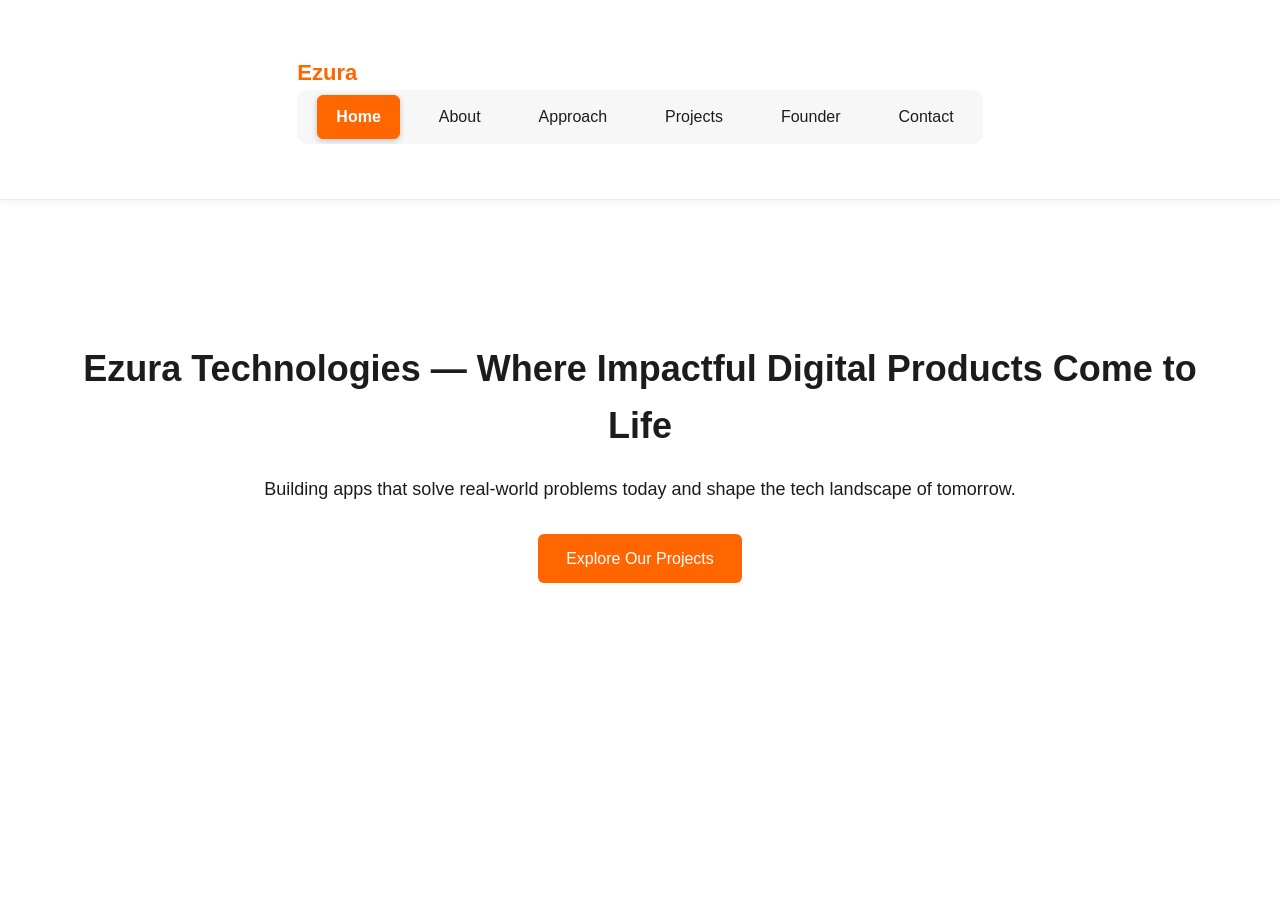
<file: index.html>
<!DOCTYPE html>
<html lang="en">
<head>
    <meta charset="UTF-8">
    <meta name="viewport" content="width=device-width, initial-scale=1.0">
    <title>Ezura Technologies</title>
    <link rel="stylesheet" href="style.css">

    <!-- Favicon -->
    <link rel="icon" href="/ezura.ico" type="image/x-icon">
    <link rel="apple-touch-icon" sizes="180x180" href="/apple-touch-icon.png">
    <link rel="icon" type="image/png" sizes="32x32" href="/ezura-32x32.png">
    <link rel="icon" type="image/png" sizes="16x16" href="/ezura-16x16.png">
    <link rel="manifest" href="/site.webmanifest">

    <!-- CSS -->
    <link rel="stylesheet" href="style.css">

</head>
<body>

<!-- Navigation -->
<nav class="navbar">
    <div class="container">
        <!-- Logo -->
        <a href="index.html" class="nav-logo">Ezura</a>

        <!-- Links as buttons -->
        <div class="nav-links">
            <a href="index.html">Home</a>
            <a href="about.html">About</a>
            <a href="approach.html">Approach</a>
            <a href="projects.html">Projects</a>
            <a href="founder.html">Founder</a>
            <a href="contact.html">Contact</a>
        </div>
    </div>
</nav>
<!-- Hero Section -->
<section class="hero">
    <div class="container">
        <h1>Ezura Technologies — Where Impactful Digital Products Come to Life</h1>
        <p>Building apps that solve real-world problems today and shape the tech landscape of tomorrow.</p>
        <a href="projects.html" class="btn">Explore Our Projects</a>
    </div>
</section>

<script>
const navLinks = document.querySelectorAll('.nav-links a');
const path = window.location.pathname;
const page = path.substring(path.lastIndexOf("/") + 1) || "index.html";

navLinks.forEach(link => {
    if(link.getAttribute('href') === page) {
        link.classList.add('active');
    }
});
</script>

<script>
document.addEventListener("DOMContentLoaded", function() {
    const fadeElements = document.querySelectorAll('.fade-in');

    const observer = new IntersectionObserver(entries => {
        entries.forEach(entry => {
            if(entry.isIntersecting) {
                entry.target.classList.add('visible');
            }
        });
    }, { threshold: 0.1 });

    fadeElements.forEach(el => observer.observe(el));
});
</script>


</body>
</html>
</file>
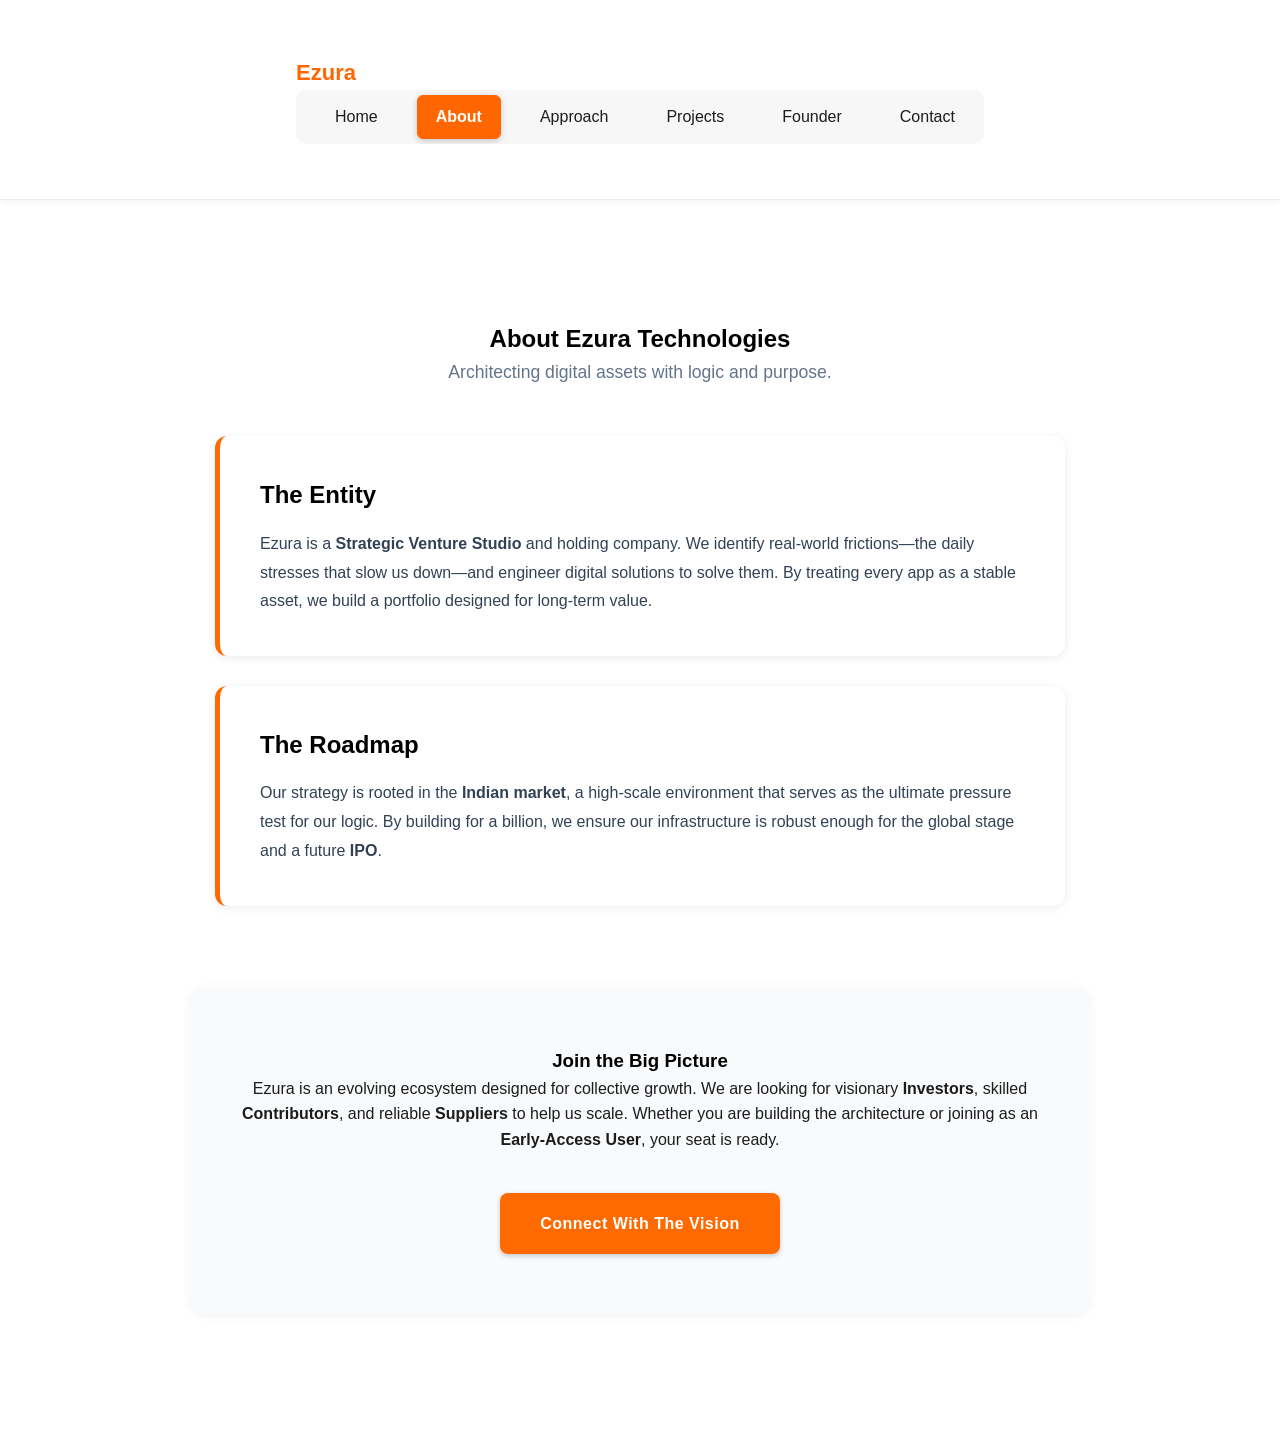
<file: about.html>
<!DOCTYPE html>
<html lang="en">
<head>
    <meta charset="UTF-8">
    <meta name="viewport" content="width=device-width, initial-scale=1.0">
    <title>About Ezura Technologies – The Big Picture</title>
    
    <link rel="stylesheet" href="style.css">

    <link rel="icon" href="/ezura.ico" type="image/x-icon">
    <link rel="apple-touch-icon" sizes="180x180" href="/apple-touch-icon.png">
    <link rel="icon" type="image/png" sizes="32x32" href="/ezura-32x32.png">
    <link rel="icon" type="image/png" sizes="16x16" href="/ezura-16x16.png">
    <link rel="manifest" href="/site.webmanifest">
</head>
<body class="blueprint-bg">

<nav class="navbar">
    <div class="container">
        <a href="index.html" class="nav-logo">Ezura</a>

        <div class="nav-links">
            <a href="index.html">Home</a>
            <a href="about.html">About</a>
            <a href="approach.html">Approach</a>
            <a href="projects.html">Projects</a>
            <a href="founder.html">Founder</a>
            <a href="contact.html">Contact</a>
        </div>
    </div>
</nav>

<section class="about-section">
    <div class="container fade-in">
        <h2 class="brand-text">About Ezura Technologies</h2>
        <p class="subtitle">Architecting digital assets with logic and purpose.</p>

        <div class="about-content">
            <div class="about-card">
                <h3 class="brand-text">The Entity</h3>
                <p>Ezura is a <strong>Strategic Venture Studio</strong> and holding company. We identify real-world frictions—the daily stresses that slow us down—and engineer digital solutions to solve them. By treating every app as a stable asset, we build a portfolio designed for long-term value.</p>
            </div>

            <div class="about-card">
                <h3 class="brand-text">The Roadmap</h3>
                <p>Our strategy is rooted in the <strong>Indian market</strong>, a high-scale environment that serves as the ultimate pressure test for our logic. By building for a billion, we ensure our infrastructure is robust enough for the global stage and a future <strong>IPO</strong>.</p>
            </div>
        </div>

        <div class="partnership-portal">
            <h3 class="brand-text">Join the Big Picture</h3>
            <p>Ezura is an evolving ecosystem designed for collective growth. We are looking for visionary <strong>Investors</strong>, skilled <strong>Contributors</strong>, and reliable <strong>Suppliers</strong> to help us scale. Whether you are building the architecture or joining as an <strong>Early-Access User</strong>, your seat is ready.</p>
            <a href="contact.html" class="cta-button">Connect with the Vision</a>
        </div>
    </div>
</section>

<script>
    document.addEventListener("DOMContentLoaded", function() {
        /* --- 1. Nav Highlight Logic --- */
        const navLinks = document.querySelectorAll('.nav-links a');
        const currentPath = window.location.pathname.split("/").pop() || "index.html";

        navLinks.forEach(link => {
            // Remove active class from all first
            link.classList.remove('active');
            // If the href matches the filename, add active class
            if (link.getAttribute('href') === currentPath) {
                link.classList.add('active');
            }
        });

        /* --- 2. Scroll Animation Logic --- */
        const fadeElements = document.querySelectorAll('.fade-in');
        const observer = new IntersectionObserver(entries => {
            entries.forEach(entry => {
                if(entry.isIntersecting) {
                    entry.target.classList.add('visible');
                }
            });
        }, { threshold: 0.1 });
        fadeElements.forEach(el => observer.observe(el));
    });
</script>

</body>
</html>
</file>
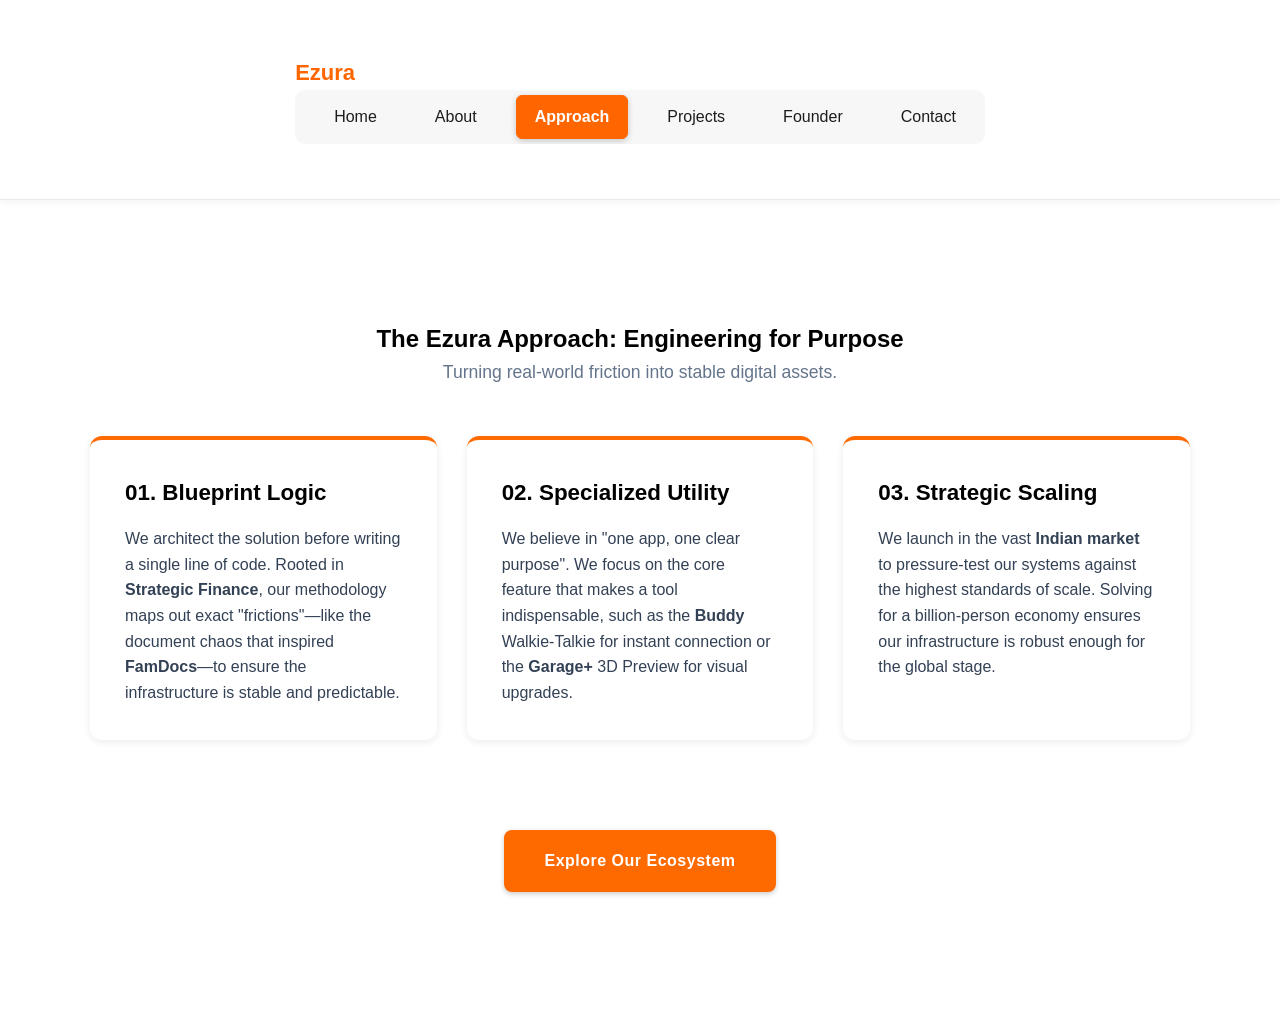
<file: approach.html>
<!DOCTYPE html>
<html lang="en">
<head>
    <meta charset="UTF-8">
    <meta name="viewport" content="width=device-width, initial-scale=1.0">
    <title>Ezura – Our Approach</title>
    
    <link rel="stylesheet" href="style.css">

    <link rel="icon" href="/ezura.ico" type="image/x-icon">
    <link rel="apple-touch-icon" sizes="180x180" href="/apple-touch-icon.png">
    <link rel="icon" type="image/png" sizes="32x32" href="/ezura-32x32.png">
    <link rel="icon" type="image/png" sizes="16x16" href="/ezura-16x16.png">
    <link rel="manifest" href="/site.webmanifest">
</head>
<body>

<nav class="navbar">
    <div class="container">
        <a href="index.html" class="nav-logo">Ezura</a>
        <div class="nav-links">
            <a href="index.html">Home</a>
            <a href="about.html">About</a>
            <a href="approach.html">Approach</a>
            <a href="projects.html">Projects</a>
            <a href="founder.html">Founder</a>
            <a href="contact.html">Contact</a>
        </div>
    </div>
</nav>

<section class="approach-section">
    <div class="container fade-in">
        <h2 class="brand-text">The Ezura Approach: Engineering for Purpose</h2>
        <p class="subtitle">Turning real-world friction into stable digital assets.</p>

        <div class="approach-grid">
            <div class="approach-card">
                <h3 class="brand-text">01. Blueprint Logic</h3>
                <p>We architect the solution before writing a single line of code. Rooted in <strong>Strategic Finance</strong>, our methodology maps out exact "frictions"—like the document chaos that inspired <strong>FamDocs</strong>—to ensure the infrastructure is stable and predictable.</p>
            </div>

            <div class="approach-card">
                <h3 class="brand-text">02. Specialized Utility</h3>
                <p>We believe in "one app, one clear purpose". We focus on the core feature that makes a tool indispensable, such as the <strong>Buddy</strong> Walkie-Talkie for instant connection or the <strong>Garage+</strong> 3D Preview for visual upgrades.</p>
            </div>

            <div class="approach-card">
                <h3 class="brand-text">03. Strategic Scaling</h3>
                <p>We launch in the vast <strong>Indian market</strong> to pressure-test our systems against the highest standards of scale. Solving for a billion-person economy ensures our infrastructure is robust enough for the global stage.</p>
            </div>
        </div>

        <div class="approach-footer">
            <a href="projects.html" class="cta-button">Explore Our Ecosystem</a>
        </div>
    </div>
</section>

<script>
    // Active link highlighting
    const navLinks = document.querySelectorAll('.nav-links a');
    const path = window.location.pathname;
    const page = path.substring(path.lastIndexOf("/") + 1) || "index.html";

    navLinks.forEach(link => {
        if(link.getAttribute('href') === page) {
            link.classList.add('active');
        }
    });

    // Fade-in animation
    document.addEventListener("DOMContentLoaded", function() {
        const fadeElements = document.querySelectorAll('.fade-in');
        const observer = new IntersectionObserver(entries => {
            entries.forEach(entry => {
                if(entry.isIntersecting) entry.target.classList.add('visible');
            });
        }, { threshold: 0.1 });
        fadeElements.forEach(el => observer.observe(el));
    });
</script>

</body>
</html>
</file>
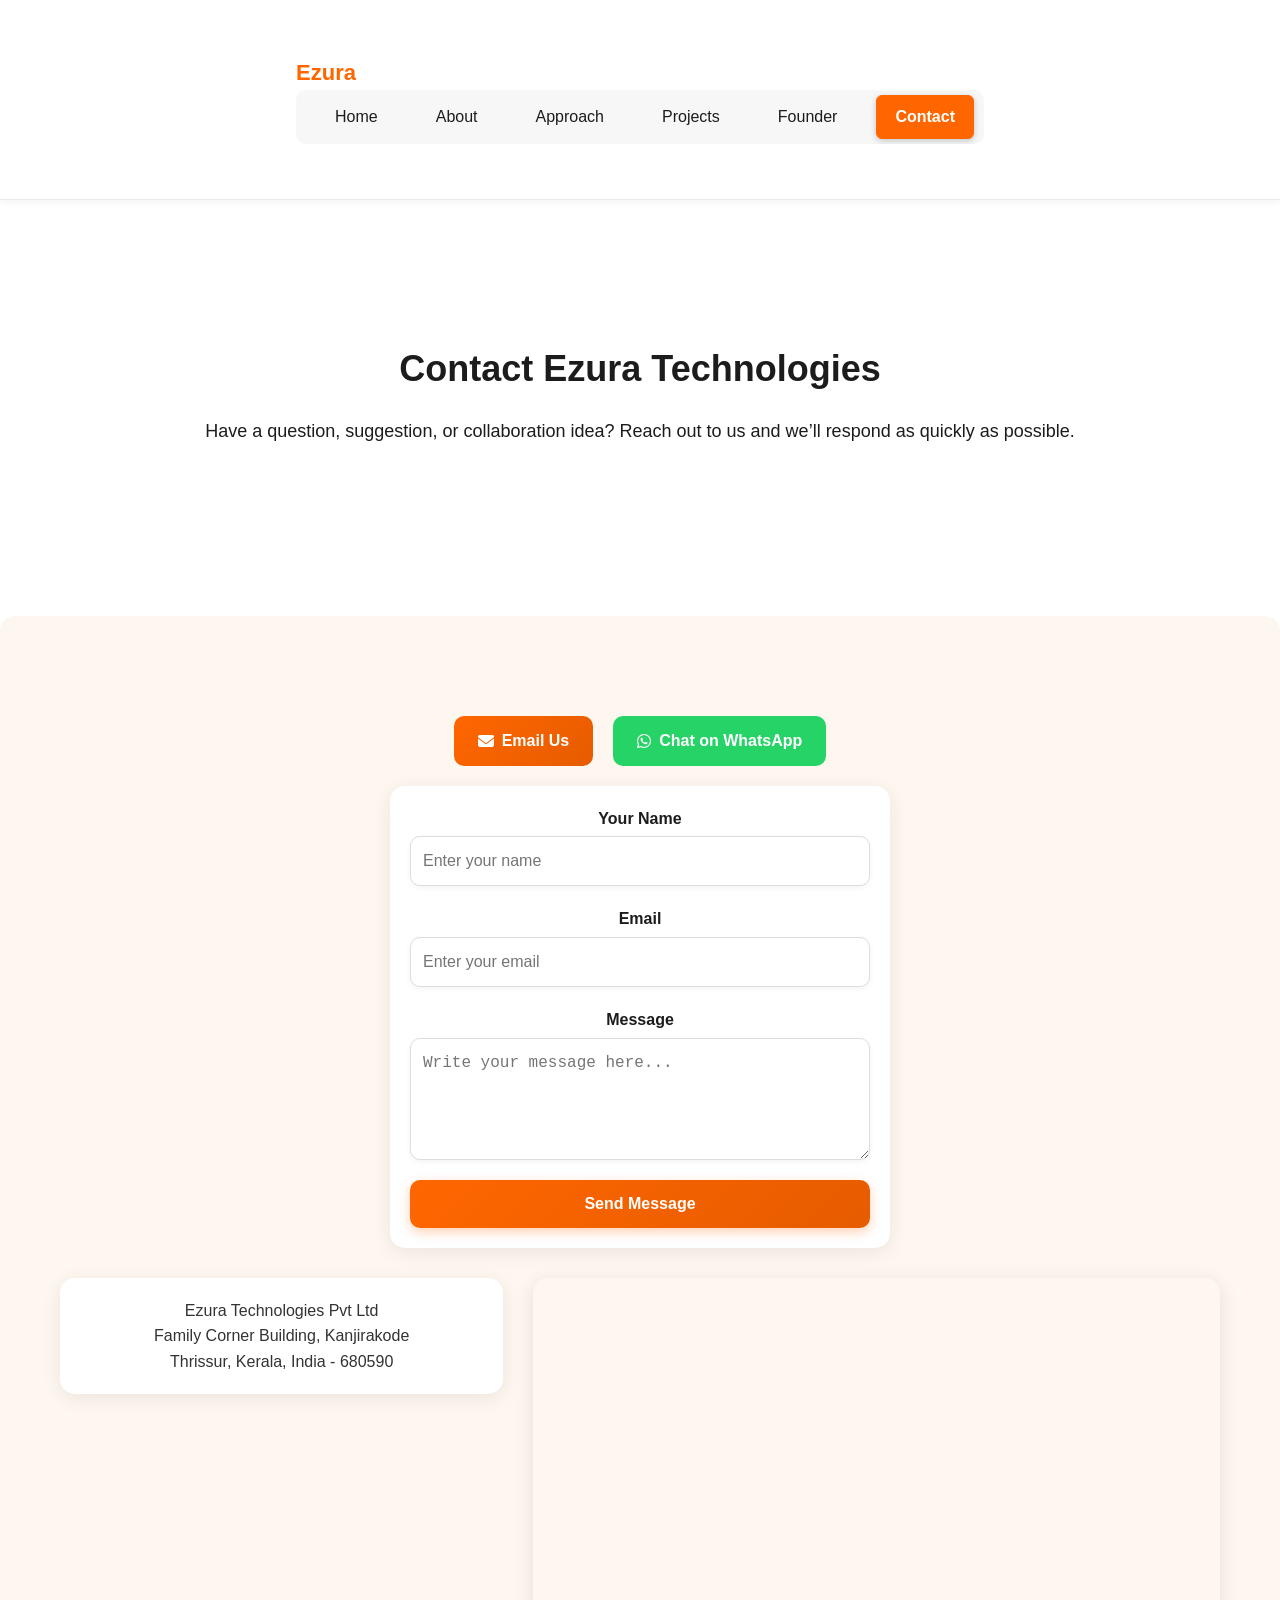
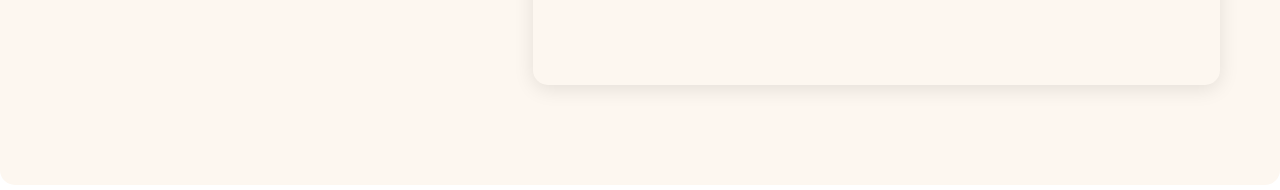
<file: contact.html>
<!DOCTYPE html>
<html lang="en">
<head>
    <meta charset="UTF-8">
    <meta name="viewport" content="width=device-width, initial-scale=1.0">
    <title>Contact Us - Ezura Technologies</title>
    <link rel="stylesheet" href="style.css">
    <link rel="stylesheet" href="https://cdnjs.cloudflare.com/ajax/libs/font-awesome/6.4.0/css/all.min.css">

    <!-- Favicon -->
    <link rel="icon" href="/ezura.ico" type="image/x-icon">
    <link rel="apple-touch-icon" sizes="180x180" href="/apple-touch-icon.png">
    <link rel="icon" type="image/png" sizes="32x32" href="/ezura-32x32.png">
    <link rel="icon" type="image/png" sizes="16x16" href="/ezura-16x16.png">
    <link rel="manifest" href="/site.webmanifest">

    <!-- CSS -->
    <link rel="stylesheet" href="style.css">


</head>
<body>

    <!-- Navbar -->
    <nav class="navbar">
        <div class="container">
            <a href="index.html" class="nav-logo">Ezura</a>
            <div class="nav-links">
                <a href="index.html">Home</a>
                <a href="about.html">About</a>
                <a href="approach.html">Approach</a>
                <a href="projects.html">Projects</a>
                <a href="founder.html">Founder</a>
                <a href="contact.html">Contact</a>
            </div>
        </div>
    </nav>

    <!-- Hero Section -->
    <section class="hero fade-in">
        <div class="container">
            <h1>Contact Ezura Technologies</h1>
            <p>Have a question, suggestion, or collaboration idea? Reach out to us and we’ll respond as quickly as possible.</p>
        </div>
    </section>

    
<!-- Contact Section -->
<section class="contact-section fade-in">
    <div class="container">

        <!-- Contact Buttons -->
        <div class="contact-buttons">
            <a href="mailto:kiran@ezuratechnologies.com" class="email-btn">
                <i class="fas fa-envelope"></i> Email Us
            </a>
            <a href="https://wa.me/97430994822" target="_blank" class="whatsapp-btn">
                <i class="fab fa-whatsapp"></i> Chat on WhatsApp
            </a>
        </div>

        <!-- Contact Form -->
        <form action="https://formspree.io/f/your-form-id" method="POST" class="contact-form fade-in">
            <div class="form-group">
                <label for="name">Your Name</label>
                <input type="text" id="name" name="name" placeholder="Enter your name" required>
            </div>

            <div class="form-group">
                <label for="email">Email</label>
                <input type="email" id="email" name="email" placeholder="Enter your email" required>
            </div>

            <div class="form-group">
                <label for="message">Message</label>
                <textarea id="message" name="message" rows="5" placeholder="Write your message here..." required></textarea>
            </div>

            <button type="submit" class="btn">Send Message</button>
        </form>

        <!-- Address + Map Side by Side -->
        <div class="map-address-container">
            <div class="contact-address">
                Ezura Technologies Pvt Ltd<br>
                Family Corner Building, Kanjirakode<br>
                Thrissur, Kerala, India - 680590
            </div>
            <div class="contact-map">
                <iframe 
                    src="https://www.google.com/maps/embed?pb=!1m18!1m12!1m3!1d3925.507748136218!2d76.22147907468147!3d10.556752475698944!2m3!1f0!2f0!3f0!3m2!1i1024!2i768!4f13.1!3m3!1m2!1s0x3ba7c7f1e5d1a2d1%3A0x123456789abcdef!2sEzura%20Technologies%20Pvt%20Ltd!5e0!3m2!1sen!2sin!4v1699999999999!5m2!1sen!2sin" 
                    allowfullscreen="" loading="lazy">
                </iframe>
            </div>
        </div>

    </div>
</section>


    <!-- JS for active page highlight + fade-in -->
    <script>
    document.addEventListener("DOMContentLoaded", function() {
        // Active page highlight
        const navLinks = document.querySelectorAll('.nav-links a');
        const path = window.location.pathname;
        const page = path.substring(path.lastIndexOf("/") + 1) || "index.html";
        navLinks.forEach(link => {
            if(link.getAttribute('href') === page) {
                link.classList.add('active');
            }
        });

        // Fade-in animation
        const fadeElements = document.querySelectorAll('.fade-in');
        const observer = new IntersectionObserver(entries => {
            entries.forEach(entry => {
                if(entry.isIntersecting) {
                    entry.target.classList.add('visible');
                }
            });
        }, { threshold: 0.1 });

        fadeElements.forEach(el => observer.observe(el));
    });
    </script>

</body>
</html>
</file>
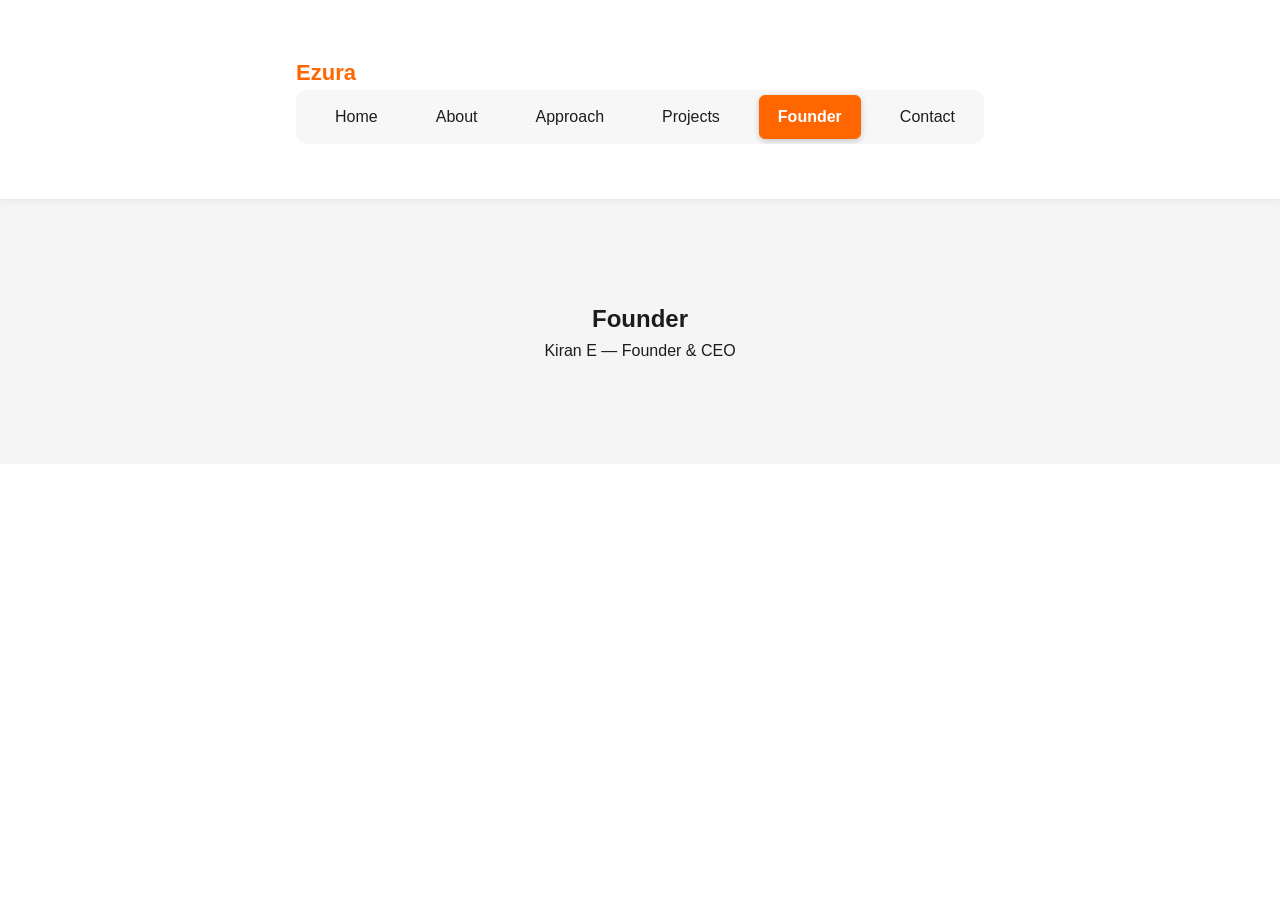
<file: founder.html>
<!DOCTYPE html>
<html lang="en">
<head>
    <meta charset="UTF-8">
    <meta name="viewport" content="width=device-width, initial-scale=1.0">
    <title>Ezura Founder</title>
    <link rel="stylesheet" href="style.css">

    <!-- Favicon -->
    <link rel="icon" href="/ezura.ico" type="image/x-icon">
    <link rel="apple-touch-icon" sizes="180x180" href="/apple-touch-icon.png">
    <link rel="icon" type="image/png" sizes="32x32" href="/ezura-32x32.png">
    <link rel="icon" type="image/png" sizes="16x16" href="/ezura-16x16.png">
    <link rel="manifest" href="/site.webmanifest">

    <!-- CSS -->
    <link rel="stylesheet" href="style.css">


</head>
<body>

<!-- Navigation -->
<nav class="navbar">
    <div class="container">
        <!-- Logo -->
        <a href="index.html" class="nav-logo">Ezura</a>

        <!-- Links as buttons -->
        <div class="nav-links">
            <a href="index.html">Home</a>
            <a href="about.html">About</a>
            <a href="approach.html">Approach</a>
            <a href="projects.html">Projects</a>
            <a href="founder.html">Founder</a>
            <a href="contact.html">Contact</a>
        </div>
    </div>
</nav>

<section class="founder">
    <div class="container">
        <h2>Founder</h2>
        <p>Kiran E — Founder & CEO</p>
    </div>
</section>

<script>
const navLinks = document.querySelectorAll('.nav-links a');
const path = window.location.pathname;
const page = path.substring(path.lastIndexOf("/") + 1) || "index.html";

navLinks.forEach(link => {
    if(link.getAttribute('href') === page) {
        link.classList.add('active');
    }
});
</script>

<script>
document.addEventListener("DOMContentLoaded", function() {
    const fadeElements = document.querySelectorAll('.fade-in');

    const observer = new IntersectionObserver(entries => {
        entries.forEach(entry => {
            if(entry.isIntersecting) {
                entry.target.classList.add('visible');
            }
        });
    }, { threshold: 0.1 });

    fadeElements.forEach(el => observer.observe(el));
});
</script>


</body>
</html>
</file>
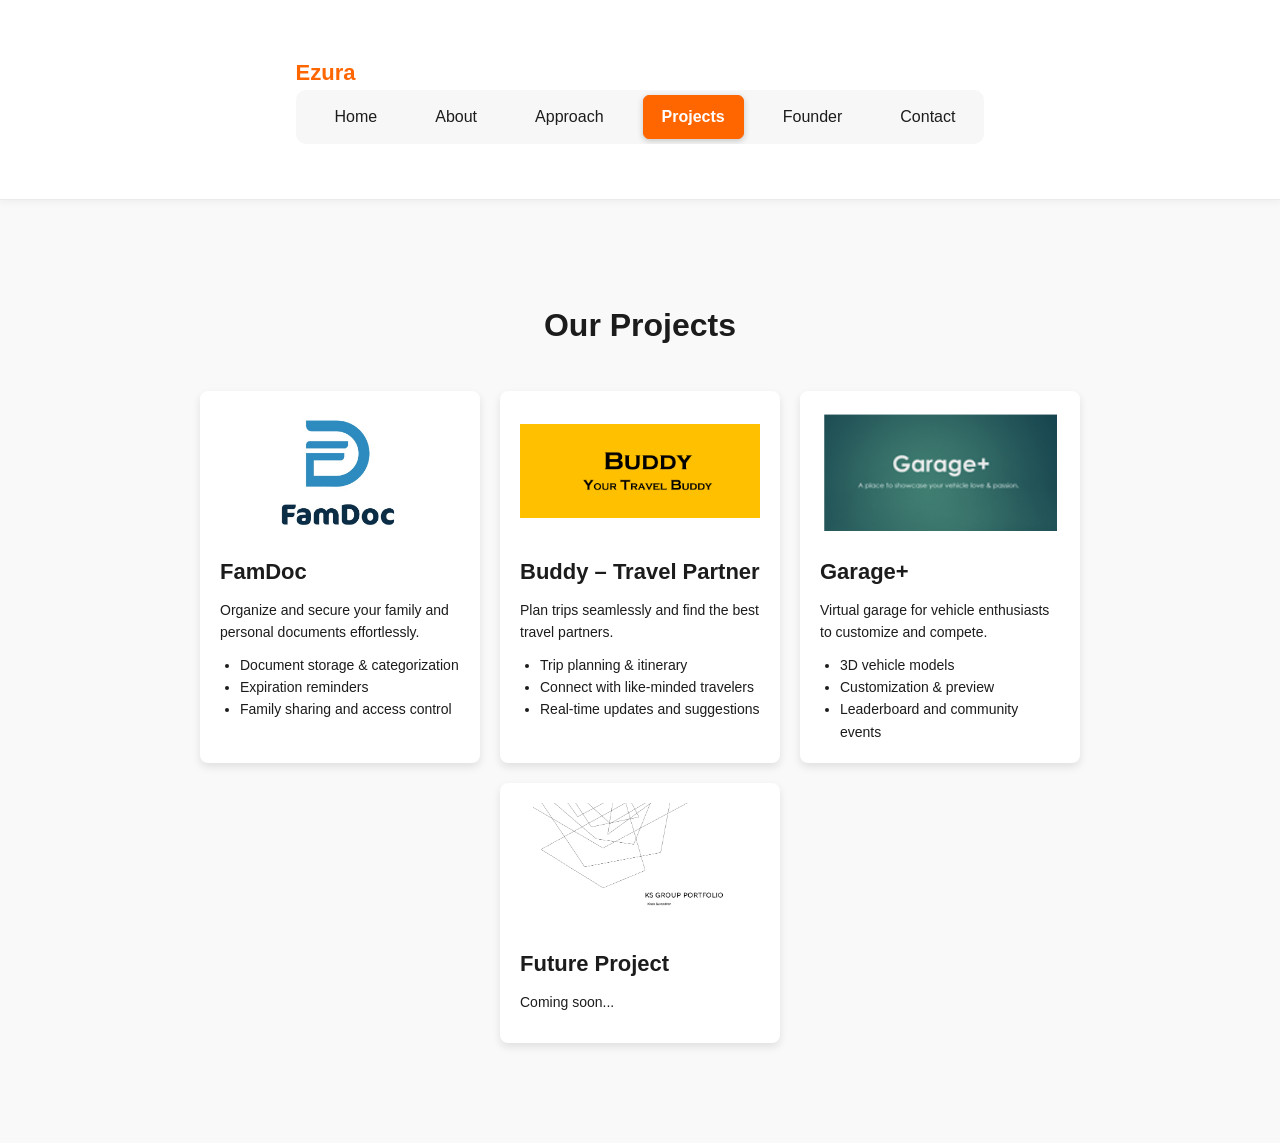
<file: projects.html>
<!DOCTYPE html>
<html lang="en">
<head>
    <meta charset="UTF-8">
    <meta name="viewport" content="width=device-width, initial-scale=1.0">
    <title>Ezura Projects</title>
    <link rel="stylesheet" href="style.css">

    <!-- Favicon -->
    <link rel="icon" href="/ezura.ico" type="image/x-icon">
    <link rel="apple-touch-icon" sizes="180x180" href="/apple-touch-icon.png">
    <link rel="icon" type="image/png" sizes="32x32" href="/ezura-32x32.png">
    <link rel="icon" type="image/png" sizes="16x16" href="/ezura-16x16.png">
    <link rel="manifest" href="/site.webmanifest">

    <!-- CSS -->
    <link rel="stylesheet" href="style.css">

</head>
<body>

<!-- Navigation -->
<nav class="navbar">
    <div class="container">
        <!-- Logo -->
        <a href="index.html" class="nav-logo">Ezura</a>

        <!-- Links as buttons -->
        <div class="nav-links">
            <a href="index.html">Home</a>
            <a href="about.html">About</a>
            <a href="approach.html">Approach</a>
            <a href="projects.html">Projects</a>
            <a href="founder.html">Founder</a>
            <a href="contact.html">Contact</a>
        </div>
    </div>
</nav>

<!-- Projects Section -->
<section class="projects">
    <div class="container">
        <h2>Our Projects</h2>
        <div class="project-cards">
            <div class="card">
                <img src="images/famdoc.png" alt="FamDoc Logo">
                <h3>FamDoc</h3>
                <p>Organize and secure your family and personal documents effortlessly.</p>
                <ul>
                    <li>Document storage & categorization</li>
                    <li>Expiration reminders</li>
                    <li>Family sharing and access control</li>
                </ul>
            </div>
            <div class="card">
                <img src="images/buddy.png" alt="Buddy Logo">
                <h3>Buddy – Travel Partner</h3>
                <p>Plan trips seamlessly and find the best travel partners.</p>
                <ul>
                    <li>Trip planning & itinerary</li>
                    <li>Connect with like-minded travelers</li>
                    <li>Real-time updates and suggestions</li>
                </ul>
            </div>
            <div class="card">
                <img src="images/garageplus.png" alt="Garage+ Logo">
                <h3>Garage+</h3>
                <p>Virtual garage for vehicle enthusiasts to customize and compete.</p>
                <ul>
                    <li>3D vehicle models</li>
                    <li>Customization & preview</li>
                    <li>Leaderboard and community events</li>
                </ul>
            </div>
            <div class="card">
                <img src="images/placeholder.png" alt="Placeholder Logo">
                <h3>Future Project</h3>
                <p>Coming soon...</p>
            </div>
        </div>
    </div>
</section>

<script>
const navLinks = document.querySelectorAll('.nav-links a');
const path = window.location.pathname;
const page = path.substring(path.lastIndexOf("/") + 1) || "index.html";

navLinks.forEach(link => {
    if(link.getAttribute('href') === page) {
        link.classList.add('active');
    }
});
</script>

<script>
document.addEventListener("DOMContentLoaded", function() {
    const fadeElements = document.querySelectorAll('.fade-in');

    const observer = new IntersectionObserver(entries => {
        entries.forEach(entry => {
            if(entry.isIntersecting) {
                entry.target.classList.add('visible');
            }
        });
    }, { threshold: 0.1 });

    fadeElements.forEach(el => observer.observe(el));
});
</script>


</body>
</html>
</file>
<file: style.css>
/* =========================
   Reset & Base Styles
========================= */
* {
    box-sizing: border-box;
    margin: 0;
    padding: 0;
}

body, html {
    font-family: 'Inter', sans-serif;
    color: #1C1C1C;
    background-color: #ffffff;
    line-height: 1.6;
}

/* =========================
   Containers
========================= */
.container {
    max-width: 1200px;
    margin: 0 auto;
    padding: 40px 20px;
}

/* =========================
   Navbar
========================= */
.navbar {
    display: flex;
    justify-content: space-between;
    align-items: center;
    padding: 15px 20px;
    background-color: #ffffff;
    border-bottom: 1px solid #eaeaea;
    position: sticky;
    top: 0;
    z-index: 100;
    box-shadow: 0 2px 8px rgba(0,0,0,0.05);
}

/* Navbar logo */
.nav-logo {
    font-family: 'Montserrat', sans-serif;
    font-weight: 700;
    font-size: 22px;
    color: #FF6600;
    text-decoration: none;
}

/* Navbar links container */
.nav-links {
    display: flex;
    flex-wrap: wrap; /* allow wrapping on small screens */
    justify-content: flex-end;
    background: #f7f7f7; 
    padding: 5px 10px;
    border-radius: 10px;
    gap: 10px;
    max-width: 100%;
    overflow: hidden; /* prevent overflow on small screens */
}

/* Navbar links as buttons */
.nav-links a {
    margin-left: 10px;
    padding: 8px 18px;
    text-decoration: none;
    color: #1C1C1C;
    font-weight: 500;
    border-radius: 6px;
    display: inline-block;
    border: 1px solid transparent;
    transition: all 0.3s ease;
}

/* Hover effect */
.nav-links a:hover {
    color: #FF6600;
    border: 1px solid #FF6600;
    background-color: rgba(255, 102, 0, 0.1);
    transform: translateY(-2px);
    box-shadow: 0 2px 6px rgba(0,0,0,0.1);
}

/* Active page effect */
.nav-links a.active {
    color: #ffffff !important;
    background-color: #FF6600 !important;
    font-weight: 600;
    border: 1px solid #FF6600 !important;
    box-shadow: 0 2px 6px rgba(0,0,0,0.2);
}

/* Fade-in for sections or items */
.fade-in {
    opacity: 0;
    transform: translateY(20px);
    transition: opacity 0.8s ease-out, transform 0.8s ease-out;
}

.fade-in.visible {
    opacity: 1;
    transform: translateY(0);
}


/* =========================
   Hero Section
========================= */
.hero {
    text-align: center;
    padding: 100px 20px;
    background-color: #ffffff;
}
.hero h1 {
    font-family: 'Montserrat', sans-serif;
    font-size: 36px;
    font-weight: 700;
    margin-bottom: 20px;
}
.hero p {
    font-size: 18px;
    margin-bottom: 30px;
}
.btn {
    display: inline-block;
    background-color: #FF6600;
    color: white;
    padding: 12px 28px;
    text-decoration: none;
    border-radius: 6px;
    font-weight: 500;
    transition: background 0.3s, transform 0.3s, box-shadow 0.3s;
}
.btn:hover {
    background-color: #e65c00;
    transform: translateY(-2px) scale(1.03);
    box-shadow: 0 4px 12px rgba(0,0,0,0.2);
}

/* =========================
   Projects Section
========================= */
.projects {
    background-color: #f9f9f9;
    padding: 60px 20px;
}
.projects h2 {
    text-align: center;
    font-family: 'Montserrat', sans-serif;
    font-size: 32px;
    margin-bottom: 40px;
}
.project-cards {
    display: flex;
    flex-wrap: wrap;
    gap: 20px;
    justify-content: center;
}
.card {
    background: #fff;
    border-radius: 8px;
    padding: 20px;
    width: 280px;
    box-shadow: 0 4px 8px rgba(0,0,0,0.1);
    transition: transform 0.4s ease, box-shadow 0.4s ease;
}
.card:hover {
    transform: translateY(-6px) scale(1.02);
    box-shadow: 0 12px 24px rgba(0,0,0,0.15);
}
.card img {
    width: 100%;
    height: 120px;
    object-fit: contain;
    margin-bottom: 15px;
}
.card h3 {
    font-family: 'Montserrat', sans-serif;
    font-size: 22px;
    margin-bottom: 10px;
}
.card p {
    font-size: 14px;
    margin-bottom: 10px;
}
.card ul {
    padding-left: 20px;
    margin: 0;
    font-size: 14px;
}

/* =========================
   Approach & Shared Utility
   ========================= */

/* Main Section Containers */
.approach, 
.approach-section {
    padding: 80px 20px;
    background-color: #ffffff;
    text-align: center;
}

/* Typography Authority */
.brand-text {
    color: #000000 !important; /* Professional Black Authority */
}

.subtitle {
    color: #64748b; /* Slate Gray for low eye-stress */
    font-size: 1.1rem;
    margin-bottom: 50px;
}

/* Methodology Grid Layout */
.approach-grid {
    display: grid;
    grid-template-columns: repeat(auto-fit, minmax(300px, 1fr));
    gap: 30px;
    max-width: 1100px;
    margin: 40px auto;
}

/* Professional Cards with 2pt Shadow Logic */
.approach-card {
    background: #ffffff;
    padding: 35px;
    border-radius: 12px;
    text-align: left;
    /* Subtle 2-point shadow for professional depth and zero eye-stress */
    box-shadow: 0 2px 8px rgba(0, 0, 0, 0.08); 
    border-top: 4px solid #ff6a00; /* Signature Logo Orange */
    transition: transform 0.3s ease, box-shadow 0.3s ease;
}

.approach-card:hover {
    transform: translateY(-5px);
    box-shadow: 0 4px 12px rgba(0, 0, 0, 0.12);
}

.approach-card h3 {
    margin-bottom: 15px;
    font-size: 1.4rem;
}

.approach-card p {
    color: #334155;
    line-height: 1.6;
}

/* Partnership Portal / Big Picture Section */
.partnership-portal {
    margin-top: 80px;
    padding: 60px 30px;
    background: #f8fafc;
    border-radius: 15px;
    text-align: center;
    max-width: 900px;
    margin-left: auto;
    margin-right: auto;
    box-shadow: 0 2px 10px rgba(0, 0, 0, 0.05);
}

.approach-footer {
    margin-top: 50px;
}

/* --- THE BUTTON: Brand Consistent --- */
.cta-button {
    display: inline-block;
    margin-top: 25px;
    padding: 15px 35px;
    background-color: #ff6a00 !important; /* Forced Logo Orange */
    color: #ffffff !important; /* Forced White for legibility */
    text-decoration: none;
    border-radius: 8px; 
    font-weight: 700;
    text-transform: capitalize; 
    transition: all 0.3s ease;
    border: none;
    cursor: pointer;
    box-shadow: 0 2px 5px rgba(0, 0, 0, 0.2);
}

.cta-button:hover {
    background-color: #e65f00 !important;
    transform: scale(1.02);
}
/* =========================
   Founder Section
========================= */
.founder {
    background-color: #f5f5f5;
    padding: 60px 20px;
    text-align: center;
}

/* =========================
   Contact Section Modern Style
========================= */
.contact-section {
    padding: 60px 20px;
    text-align: center;
    background: #fdf7f0; /* subtle warm tint */
    border-radius: 15px;
}

/* Contact Info */
.contact-info {
    display: flex;
    flex-direction: column;
    gap: 20px;
    justify-content: center;
    align-items: center;
    margin-bottom: 40px;
}

.contact-info div {
    display: flex;
    align-items: center;
    gap: 10px;
    font-size: 1rem;
    color: #333;
}

.contact-info div i {
    font-size: 1.3rem;
    color: #FF6600;
}

.contact-info a {
    color: #FF6600;
    text-decoration: none;
}

.contact-info a:hover {
    text-decoration: underline;
}

/* Contact Form */
.contact-form {
    display: flex;
    flex-direction: column;
    max-width: 500px;
    margin: 0 auto;
    gap: 20px;
    padding: 20px;
    background-color: #fff;
    border-radius: 15px;
    box-shadow: 0 4px 20px rgba(0,0,0,0.08);
}

/* Form Group */
.contact-form .form-group {
    display: flex;
    flex-direction: column;
}

/* Labels */
.contact-form label {
    font-weight: 600;
    margin-bottom: 5px;
}

/* Inputs and Textarea */
.contact-form input,
.contact-form textarea {
    padding: 15px 12px;
    border: 1px solid #ddd;
    border-radius: 10px;
    font-size: 16px;
    width: 100%;
    box-sizing: border-box;
    transition: all 0.3s ease;
    background-color: #fff;
    box-shadow: 0 2px 6px rgba(0,0,0,0.05);
}

/* Focus state */
.contact-form input:focus,
.contact-form textarea:focus {
    border-color: #FF6600;
    box-shadow: 0 4px 12px rgba(255,102,0,0.2);
    outline: none;
}

/* Button */
.contact-form .btn {
    background: linear-gradient(135deg, #FF6600, #e65c00);
    color: #fff;
    font-weight: 600;
    border-radius: 10px;
    padding: 15px;
    font-size: 16px;
    box-shadow: 0 4px 12px rgba(255,102,0,0.3);
    border: none;
    cursor: pointer;
    transition: all 0.3s ease;
}

.contact-form .btn:hover {
    transform: translateY(-2px);
    box-shadow: 0 6px 15px rgba(255,102,0,0.35);
}

/* Fade-in Animation */
.contact-section.fade-in,
.contact-form.fade-in,
.hero.fade-in {
    opacity: 0;
    transform: translateY(20px);
    transition: opacity 0.8s ease-out, transform 0.8s ease-out;
}

.contact-section.fade-in.visible,
.contact-form.fade-in.visible,
.hero.fade-in.visible {
    opacity: 1;
    transform: translateY(0);
}

/* =========================
   Contact Buttons
========================= */
.contact-buttons {
    display: flex;
    justify-content: center;
    gap: 20px;
    margin-bottom: 20px;
    flex-wrap: wrap;
}
.email-btn, .whatsapp-btn {
    display: inline-flex;
    align-items: center;
    gap: 8px;
    font-weight: 600;
    padding: 12px 24px;
    border-radius: 10px;
    text-decoration: none;
    color: #fff;
    transition: all 0.3s ease;
}
.email-btn {
    background: linear-gradient(135deg, #FF6600, #e65c00);
}
.email-btn:hover {
    transform: translateY(-2px);
    box-shadow: 0 6px 15px rgba(255,102,0,0.35);
}
.whatsapp-btn {
    background: #25D366;
}
.whatsapp-btn:hover {
    transform: translateY(-2px);
    box-shadow: 0 6px 15px rgba(37,211,102,0.35);
}

/* Map + Address Side by Side */
.map-address-container {
    display: flex;
    gap: 30px;
    margin-top: 30px;
    flex-wrap: wrap; /* stack on small screens */
    justify-content: center;
    align-items: flex-start;
}

.contact-address {
    flex: 1 1 300px; /* take available space but min 300px */
    font-size: 1rem;
    color: #333;
    line-height: 1.6;
    background-color: #fff;
    padding: 20px;
    border-radius: 15px;
    box-shadow: 0 4px 20px rgba(0,0,0,0.08);
}

.contact-map {
    flex: 2 1 400px; /* take more space */
    border-radius: 15px;
    overflow: hidden;
    box-shadow: 0 4px 20px rgba(0,0,0,0.1);
}

.contact-map iframe {
    width: 100%;
    height: 400px;
    border: 0;
}

/* =========================
   Responsive Navbar for Mobile
========================= */
@media (max-width: 768px) {
    .nav-links {
        flex-wrap: wrap; /* allow links to wrap to next line */
        justify-content: center; /* center links */
        gap: 10px; /* spacing between buttons */
    }

    .nav-links a {
        margin-left: 0; /* remove left margin for better stacking */
        padding: 8px 16px; /* slightly smaller padding */
        font-size: 14px; /* adjust font size */
    }

    .navbar {
        padding: 10px 15px; /* reduce navbar padding */
    }
}

/* =================================
   Ezura About Page Specific Styles
==================================== */

/* 1. Branding & Typography */
.brand-text {
    color: #000000 !important; /* Bold Black for Authority */
    font-weight: 700;
}

.about-section {
    padding: 80px 20px;
    background-color: #ffffff;
    text-align: center;
}

.subtitle {
    color: #64748b; /* Slate Gray for muted professional feel */
    font-size: 1.1rem;
    margin-bottom: 50px;
}

/* 2. Content Layout */
.about-content {
    max-width: 850px;
    margin: 0 auto;
    text-align: left;
}

/* 3. The Vision Cards (2-Point Shadow) */
.about-card {
    background: #ffffff;
    padding: 40px;
    border-radius: 12px;
    /* Subtle 2-point shadow to reduce eye strain */
    box-shadow: 0 2px 8px rgba(0, 0, 0, 0.08); 
    border-left: 5px solid #ff6a00; /* Signature Orange Accent */
    margin-bottom: 30px;
    transition: transform 0.3s ease;
}

.about-card:hover {
    transform: translateX(5px);
    box-shadow: 0 4px 12px rgba(0, 0, 0, 0.12);
}

.about-card h3 {
    margin-top: 0;
    margin-bottom: 15px;
    font-size: 1.5rem;
}

.about-card p {
    color: #334155;
    line-height: 1.8;
}

/* 4. The Action Button (Vibrant Orange) */
.cta-button {
    display: inline-block;
    margin-top: 40px;
    padding: 18px 40px;
    background-color: #ff6a00 !important; /* Locked Brand Orange */
    color: #ffffff !important; /* Forced White Text */
    text-decoration: none;
    border-radius: 8px; 
    font-weight: 700;
    letter-spacing: 0.5px;
    transition: all 0.3s ease;
    border: none;
    cursor: pointer;
    box-shadow: 0 2px 5px rgba(0, 0, 0, 0.2);
}

.cta-button:hover {
    filter: brightness(1.1);
    transform: scale(1.02);
    box-shadow: 0 4px 10px rgba(0, 0, 0, 0.25);
}

/* 5. Animation Support */
.fade-in {
    opacity: 0;
    transform: translateY(20px);
    transition: opacity 0.8s ease-out, transform 0.8s ease-out;
}

.fade-in.visible {
    opacity: 1;
    transform: translateY(0);
}

/* 6. Responsive Tuning */
@media (max-width: 768px) {
    .about-card {
        padding: 25px;
    }
    h2 {
        font-size: 1.8rem;
    }
}
</file>
